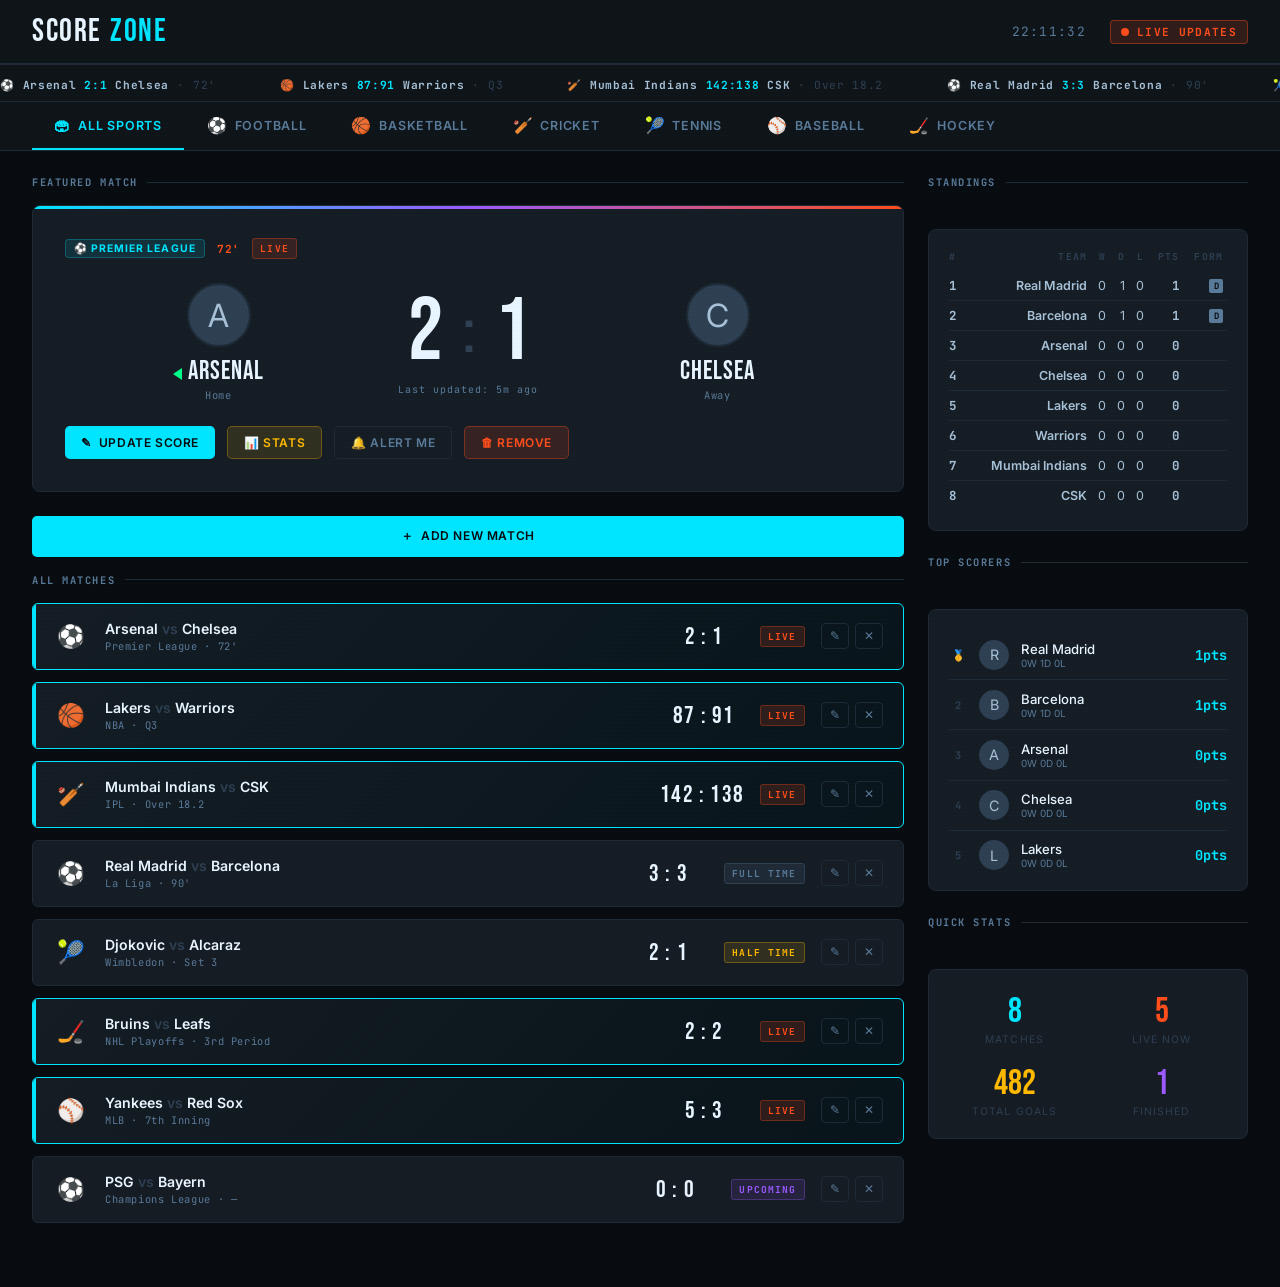
<file: index.html>
<!DOCTYPE html>
<html lang="en">
<head>
<meta charset="UTF-8">
<meta name="viewport" content="width=device-width, initial-scale=1.0">
<title>ScoreZone — Live Score Updates</title>
<link href="https://fonts.googleapis.com/css2?family=Bebas+Neue&family=Inter:wght@400;500;600;700&family=JetBrains+Mono:wght@500;700&display=swap" rel="stylesheet">
<style>
  /* ── TOKEN SYSTEM ────────────────────────────────────── */
  :root {
    --void:    #080C10;
    --panel:   #0F1419;
    --card:    #151C24;
    --edge:    #1E2A36;
    --muted:   #2E3F52;
    --dim:     #5A7A99;
    --body:    #A8C0D6;
    --bright:  #E8F4FF;
    --neon:    #00E5FF;
    --fire:    #FF4D1C;
    --gold:    #FFB800;
    --green:   #00FF88;
    --red:     #FF3366;
    --purple:  #9B59FF;
    --font-display: 'Bebas Neue', sans-serif;
    --font-body:    'Inter', sans-serif;
    --font-data:    'JetBrains Mono', monospace;
  }

  *, *::before, *::after { box-sizing: border-box; margin: 0; padding: 0; }

  body {
    background: var(--void);
    color: var(--body);
    font-family: var(--font-body);
    min-height: 100vh;
    overflow-x: hidden;
  }

  /* ── SCANLINE ATMOSPHERE ────────────────────────────── */
  body::before {
    content: '';
    position: fixed; inset: 0;
    background: repeating-linear-gradient(
      to bottom,
      transparent 0px, transparent 3px,
      rgba(0,229,255,0.015) 3px, rgba(0,229,255,0.015) 4px
    );
    pointer-events: none;
    z-index: 9999;
  }

  /* ── HEADER ─────────────────────────────────────────── */
  header {
    background: var(--panel);
    border-bottom: 1px solid var(--edge);
    padding: 0 2rem;
    display: flex;
    align-items: center;
    justify-content: space-between;
    height: 64px;
    position: sticky; top: 0; z-index: 100;
    backdrop-filter: blur(12px);
  }

  .logo {
    font-family: var(--font-display);
    font-size: 2rem;
    letter-spacing: 0.05em;
    color: var(--bright);
    display: flex; align-items: center; gap: 0.5rem;
  }
  .logo span { color: var(--neon); }

  .live-badge {
    display: flex; align-items: center; gap: 0.5rem;
    background: rgba(255,77,28,0.15);
    border: 1px solid rgba(255,77,28,0.4);
    border-radius: 4px;
    padding: 4px 10px;
    font-family: var(--font-data);
    font-size: 0.7rem;
    font-weight: 700;
    color: var(--fire);
    letter-spacing: 0.12em;
    text-transform: uppercase;
  }
  .live-dot {
    width: 8px; height: 8px;
    border-radius: 50%;
    background: var(--fire);
    animation: pulse 1.4s ease-in-out infinite;
  }
  @keyframes pulse {
    0%, 100% { opacity: 1; transform: scale(1); }
    50%       { opacity: 0.4; transform: scale(0.75); }
  }

  .header-right { display: flex; align-items: center; gap: 1.5rem; }

  #clock {
    font-family: var(--font-data);
    font-size: 0.8rem;
    color: var(--dim);
    letter-spacing: 0.1em;
  }

  /* ── SPORT TABS ─────────────────────────────────────── */
  .tabs-bar {
    background: var(--panel);
    border-bottom: 1px solid var(--edge);
    padding: 0 2rem;
    display: flex; gap: 0; overflow-x: auto;
    scrollbar-width: none;
  }
  .tabs-bar::-webkit-scrollbar { display: none; }

  .tab-btn {
    background: none; border: none;
    padding: 0 1.4rem;
    height: 48px;
    font-family: var(--font-body);
    font-size: 0.78rem;
    font-weight: 600;
    letter-spacing: 0.06em;
    text-transform: uppercase;
    color: var(--dim);
    cursor: pointer;
    border-bottom: 2px solid transparent;
    transition: color 0.2s, border-color 0.2s;
    white-space: nowrap;
    display: flex; align-items: center; gap: 0.45rem;
  }
  .tab-btn:hover { color: var(--body); }
  .tab-btn.active { color: var(--neon); border-bottom-color: var(--neon); }
  .tab-btn .tab-icon { font-size: 1rem; }

  /* ── LAYOUT ─────────────────────────────────────────── */
  .main-layout {
    display: grid;
    grid-template-columns: 1fr 320px;
    gap: 1.5rem;
    max-width: 1280px;
    margin: 0 auto;
    padding: 1.5rem 2rem 4rem;
  }

  @media (max-width: 900px) {
    .main-layout { grid-template-columns: 1fr; }
    .sidebar { display: none; }
  }

  /* ── SECTION LABELS ─────────────────────────────────── */
  .section-label {
    font-family: var(--font-data);
    font-size: 0.65rem;
    font-weight: 700;
    letter-spacing: 0.15em;
    text-transform: uppercase;
    color: var(--dim);
    margin-bottom: 1rem;
    display: flex; align-items: center; gap: 0.6rem;
  }
  .section-label::after {
    content: '';
    flex: 1;
    height: 1px;
    background: var(--edge);
  }

  /* ── FEATURED MATCH (hero card) ─────────────────────── */
  .featured-card {
    background: var(--card);
    border: 1px solid var(--edge);
    border-radius: 8px;
    padding: 2rem;
    margin-bottom: 1.5rem;
    position: relative;
    overflow: hidden;
  }
  .featured-card::before {
    content: '';
    position: absolute;
    top: 0; left: 0; right: 0;
    height: 3px;
    background: linear-gradient(90deg, var(--neon), var(--purple), var(--fire));
  }

  .featured-meta {
    display: flex; align-items: center; gap: 0.75rem;
    margin-bottom: 1.5rem;
  }
  .league-badge {
    background: rgba(0,229,255,0.1);
    border: 1px solid rgba(0,229,255,0.25);
    border-radius: 4px;
    padding: 2px 8px;
    font-size: 0.65rem;
    font-weight: 700;
    letter-spacing: 0.1em;
    color: var(--neon);
    text-transform: uppercase;
  }
  .match-period {
    font-family: var(--font-data);
    font-size: 0.7rem;
    color: var(--fire);
    font-weight: 700;
    letter-spacing: 0.08em;
  }

  .scoreboard {
    display: flex;
    align-items: center;
    justify-content: space-between;
    gap: 1rem;
  }

  .team-block {
    flex: 1;
    text-align: center;
  }
  .team-logo {
    width: 64px; height: 64px;
    border-radius: 50%;
    display: flex; align-items: center; justify-content: center;
    font-size: 2rem;
    margin: 0 auto 0.75rem;
    background: var(--muted);
    border: 2px solid var(--edge);
  }
  .team-name {
    font-family: var(--font-display);
    font-size: 1.6rem;
    letter-spacing: 0.04em;
    color: var(--bright);
    line-height: 1;
    margin-bottom: 0.2rem;
  }
  .team-record {
    font-family: var(--font-data);
    font-size: 0.65rem;
    color: var(--dim);
    letter-spacing: 0.08em;
  }

  .score-center {
    text-align: center;
    min-width: 160px;
  }
  .big-score {
    font-family: var(--font-display);
    font-size: 5.5rem;
    letter-spacing: -0.02em;
    color: var(--bright);
    line-height: 1;
    display: flex; align-items: center; justify-content: center; gap: 0.25em;
  }
  .score-divider { color: var(--muted); font-size: 4rem; }
  .score-updated {
    font-family: var(--font-data);
    font-size: 0.62rem;
    color: var(--dim);
    letter-spacing: 0.1em;
    margin-top: 0.4rem;
  }

  .winner-indicator {
    display: inline-block;
    width: 0; height: 0;
    border-top: 6px solid transparent;
    border-bottom: 6px solid transparent;
    border-right: 9px solid var(--green);
    margin-right: 6px;
    position: relative;
    top: 1px;
  }

  /* ── MATCH CONTROLS ─────────────────────────────────── */
  .match-controls {
    display: flex; gap: 0.75rem; margin-top: 1.5rem;
    flex-wrap: wrap;
  }

  .btn {
    display: flex; align-items: center; gap: 0.4rem;
    padding: 8px 16px;
    border-radius: 5px;
    font-family: var(--font-body);
    font-size: 0.75rem;
    font-weight: 600;
    letter-spacing: 0.05em;
    cursor: pointer;
    border: none;
    transition: all 0.15s;
    text-transform: uppercase;
  }
  .btn-primary {
    background: var(--neon);
    color: var(--void);
  }
  .btn-primary:hover { background: #33ecff; transform: translateY(-1px); }

  .btn-danger {
    background: rgba(255,77,28,0.15);
    color: var(--fire);
    border: 1px solid rgba(255,77,28,0.35);
  }
  .btn-danger:hover { background: rgba(255,77,28,0.25); }

  .btn-ghost {
    background: transparent;
    color: var(--dim);
    border: 1px solid var(--edge);
  }
  .btn-ghost:hover { color: var(--body); border-color: var(--muted); }

  .btn-gold {
    background: rgba(255,184,0,0.12);
    color: var(--gold);
    border: 1px solid rgba(255,184,0,0.3);
  }
  .btn-gold:hover { background: rgba(255,184,0,0.22); }

  /* ── ADD MATCH FORM ─────────────────────────────────── */
  .add-match-panel {
    background: var(--card);
    border: 1px solid var(--edge);
    border-radius: 8px;
    padding: 1.5rem;
    margin-bottom: 1.5rem;
    display: none;
  }
  .add-match-panel.open { display: block; }

  .form-grid {
    display: grid;
    grid-template-columns: 1fr auto 1fr;
    gap: 1rem;
    align-items: end;
    margin-top: 1rem;
  }
  .form-vs {
    font-family: var(--font-display);
    font-size: 1.5rem;
    color: var(--muted);
    text-align: center;
    padding-bottom: 0.3rem;
  }

  .form-group { display: flex; flex-direction: column; gap: 0.4rem; }
  .form-group label {
    font-size: 0.65rem;
    font-weight: 700;
    letter-spacing: 0.1em;
    text-transform: uppercase;
    color: var(--dim);
  }
  .form-group input, .form-group select {
    background: var(--panel);
    border: 1px solid var(--edge);
    border-radius: 5px;
    color: var(--bright);
    padding: 8px 12px;
    font-family: var(--font-body);
    font-size: 0.85rem;
    outline: none;
    transition: border-color 0.15s;
    width: 100%;
  }
  .form-group input:focus, .form-group select:focus {
    border-color: var(--neon);
  }
  .form-group select option { background: var(--panel); }

  .form-row {
    display: grid;
    grid-template-columns: 1fr 1fr 1fr;
    gap: 1rem;
    margin-top: 1rem;
  }
  .form-actions { display: flex; gap: 0.75rem; margin-top: 1.25rem; }

  /* ── MATCHES LIST ───────────────────────────────────── */
  .matches-list { display: flex; flex-direction: column; gap: 0.75rem; }

  .match-row {
    background: var(--card);
    border: 1px solid var(--edge);
    border-radius: 6px;
    padding: 1rem 1.25rem;
    display: flex; align-items: center; gap: 1rem;
    transition: border-color 0.2s, transform 0.15s;
    cursor: pointer;
    position: relative;
    overflow: hidden;
  }
  .match-row:hover { border-color: var(--muted); transform: translateX(2px); }
  .match-row.active-match {
    border-color: var(--neon);
    background: linear-gradient(135deg, var(--card), rgba(0,229,255,0.04));
  }
  .match-row.active-match::before {
    content: '';
    position: absolute;
    left: 0; top: 0; bottom: 0;
    width: 3px;
    background: var(--neon);
  }

  .match-sport-icon {
    font-size: 1.4rem;
    width: 36px; text-align: center;
    flex-shrink: 0;
  }
  .match-info { flex: 1; min-width: 0; }
  .match-teams {
    font-weight: 600;
    font-size: 0.88rem;
    color: var(--bright);
    white-space: nowrap;
    overflow: hidden;
    text-overflow: ellipsis;
  }
  .match-sub {
    font-size: 0.65rem;
    color: var(--dim);
    margin-top: 2px;
    font-family: var(--font-data);
    letter-spacing: 0.06em;
  }

  .match-score-pill {
    font-family: var(--font-display);
    font-size: 1.5rem;
    letter-spacing: 0.05em;
    color: var(--bright);
    min-width: 80px;
    text-align: center;
  }

  .status-chip {
    font-family: var(--font-data);
    font-size: 0.6rem;
    font-weight: 700;
    letter-spacing: 0.12em;
    padding: 3px 7px;
    border-radius: 3px;
    text-transform: uppercase;
    flex-shrink: 0;
  }
  .chip-live    { background: rgba(255,77,28,0.15); color: var(--fire); border: 1px solid rgba(255,77,28,0.3); }
  .chip-final   { background: rgba(90,122,153,0.15); color: var(--dim); border: 1px solid var(--muted); }
  .chip-soon    { background: rgba(155,89,255,0.12); color: var(--purple); border: 1px solid rgba(155,89,255,0.3); }
  .chip-ht      { background: rgba(255,184,0,0.12); color: var(--gold); border: 1px solid rgba(255,184,0,0.3); }

  .match-actions { display: flex; gap: 0.4rem; flex-shrink: 0; }
  .icon-btn {
    background: none; border: 1px solid var(--edge);
    border-radius: 4px; padding: 5px 8px;
    color: var(--dim); cursor: pointer;
    font-size: 0.75rem; transition: all 0.15s;
  }
  .icon-btn:hover { color: var(--bright); border-color: var(--muted); }
  .icon-btn.del:hover { color: var(--red); border-color: var(--red); }

  /* ── SCORE UPDATE MODAL ─────────────────────────────── */
  .modal-overlay {
    position: fixed; inset: 0;
    background: rgba(8,12,16,0.85);
    backdrop-filter: blur(8px);
    z-index: 200;
    display: none; align-items: center; justify-content: center;
    padding: 1rem;
  }
  .modal-overlay.open { display: flex; }

  .modal {
    background: var(--card);
    border: 1px solid var(--edge);
    border-radius: 10px;
    width: 100%;
    max-width: 480px;
    padding: 2rem;
    animation: slideUp 0.25s ease;
    position: relative;
  }
  @keyframes slideUp {
    from { opacity: 0; transform: translateY(20px); }
    to   { opacity: 1; transform: translateY(0); }
  }
  .modal::before {
    content: '';
    position: absolute; top: 0; left: 0; right: 0;
    height: 2px;
    background: linear-gradient(90deg, var(--neon), var(--purple));
    border-radius: 10px 10px 0 0;
  }

  .modal-header {
    display: flex; align-items: center; justify-content: space-between;
    margin-bottom: 1.5rem;
  }
  .modal-title {
    font-family: var(--font-display);
    font-size: 1.6rem;
    color: var(--bright);
    letter-spacing: 0.05em;
  }
  .modal-close {
    background: none; border: 1px solid var(--edge);
    border-radius: 4px; width: 32px; height: 32px;
    color: var(--dim); cursor: pointer; font-size: 1rem;
    display: flex; align-items: center; justify-content: center;
    transition: all 0.15s;
  }
  .modal-close:hover { color: var(--bright); border-color: var(--muted); }

  .score-editor {
    display: flex; align-items: center; justify-content: center;
    gap: 1.5rem; margin: 1.5rem 0;
  }
  .score-team-col { text-align: center; }
  .score-team-name {
    font-size: 0.7rem; font-weight: 700;
    letter-spacing: 0.1em; text-transform: uppercase;
    color: var(--dim); margin-bottom: 0.75rem;
  }
  .score-stepper {
    display: flex; flex-direction: column; align-items: center; gap: 0.4rem;
  }
  .stepper-btn {
    background: var(--panel); border: 1px solid var(--edge);
    border-radius: 4px; width: 36px; height: 28px;
    color: var(--body); cursor: pointer; font-size: 1rem;
    display: flex; align-items: center; justify-content: center;
    transition: all 0.15s;
  }
  .stepper-btn:hover { background: var(--muted); color: var(--bright); }
  .stepper-btn.up:hover { border-color: var(--green); color: var(--green); }
  .stepper-btn.down:hover { border-color: var(--red); color: var(--red); }

  .score-input {
    background: var(--panel); border: 1px solid var(--edge);
    border-radius: 6px; color: var(--bright);
    font-family: var(--font-display);
    font-size: 3.5rem;
    width: 90px; height: 80px;
    text-align: center; outline: none;
    transition: border-color 0.15s;
  }
  .score-input:focus { border-color: var(--neon); }

  .score-dash {
    font-family: var(--font-display);
    font-size: 2.5rem;
    color: var(--muted);
  }

  .status-select-row {
    display: flex; gap: 0.5rem; margin-bottom: 1.5rem; flex-wrap: wrap;
  }
  .status-opt {
    flex: 1; min-width: 70px;
    padding: 7px 8px;
    border-radius: 4px;
    border: 1px solid var(--edge);
    background: none;
    cursor: pointer;
    font-family: var(--font-data);
    font-size: 0.65rem;
    font-weight: 700;
    letter-spacing: 0.1em;
    text-transform: uppercase;
    color: var(--dim);
    text-align: center;
    transition: all 0.15s;
  }
  .status-opt.sel-live   { background: rgba(255,77,28,0.15); color: var(--fire); border-color: var(--fire); }
  .status-opt.sel-ht     { background: rgba(255,184,0,0.12); color: var(--gold); border-color: var(--gold); }
  .status-opt.sel-final  { background: rgba(90,122,153,0.15); color: var(--dim); border-color: var(--muted); }
  .status-opt.sel-soon   { background: rgba(155,89,255,0.12); color: var(--purple); border-color: var(--purple); }

  /* ── SIDEBAR ────────────────────────────────────────── */
  .sidebar { display: flex; flex-direction: column; gap: 1.5rem; }

  .sidebar-card {
    background: var(--card);
    border: 1px solid var(--edge);
    border-radius: 8px;
    padding: 1.25rem;
  }

  .top-scorer-row {
    display: flex; align-items: center; gap: 0.75rem;
    padding: 0.6rem 0;
    border-bottom: 1px solid var(--edge);
  }
  .top-scorer-row:last-child { border-bottom: none; padding-bottom: 0; }
  .scorer-rank {
    font-family: var(--font-data);
    font-size: 0.65rem;
    font-weight: 700;
    color: var(--muted);
    width: 18px;
    text-align: center;
    flex-shrink: 0;
  }
  .scorer-rank.gold-rank { color: var(--gold); }
  .scorer-avatar {
    width: 30px; height: 30px; border-radius: 50%;
    background: var(--muted);
    display: flex; align-items: center; justify-content: center;
    font-size: 0.9rem; flex-shrink: 0;
  }
  .scorer-name { flex: 1; font-size: 0.82rem; color: var(--bright); font-weight: 500; }
  .scorer-club { font-size: 0.62rem; color: var(--dim); }
  .scorer-goals {
    font-family: var(--font-data);
    font-size: 0.85rem;
    font-weight: 700;
    color: var(--neon);
  }

  /* ── STANDINGS ──────────────────────────────────────── */
  .standings-table { width: 100%; border-collapse: collapse; }
  .standings-table th {
    font-family: var(--font-data);
    font-size: 0.6rem;
    font-weight: 700;
    letter-spacing: 0.12em;
    text-transform: uppercase;
    color: var(--muted);
    text-align: right;
    padding: 0 4px 0.5rem;
  }
  .standings-table th:first-child { text-align: left; padding-left: 0; }
  .standings-table td {
    font-size: 0.78rem;
    color: var(--body);
    text-align: right;
    padding: 6px 4px;
    border-bottom: 1px solid var(--edge);
  }
  .standings-table td:first-child { text-align: left; padding-left: 0; }
  .standings-table tr:last-child td { border-bottom: none; }
  .st-pos {
    font-family: var(--font-data);
    font-size: 0.65rem;
    font-weight: 700;
    color: var(--muted);
    width: 16px;
  }
  .st-team-name { color: var(--bright); font-weight: 600; }
  .st-pts {
    font-family: var(--font-data);
    font-weight: 700;
    color: var(--neon);
  }
  .st-form { display: flex; gap: 2px; justify-content: flex-end; }
  .form-w { background: var(--green); color: var(--void); }
  .form-d { background: var(--dim); color: var(--void); }
  .form-l { background: var(--red); color: white; }
  .form-w, .form-d, .form-l {
    width: 14px; height: 14px;
    border-radius: 2px;
    font-size: 0.55rem;
    font-weight: 700;
    display: flex; align-items: center; justify-content: center;
    font-family: var(--font-data);
  }

  /* ── TOAST ──────────────────────────────────────────── */
  #toast-container {
    position: fixed; bottom: 2rem; right: 2rem;
    z-index: 999; display: flex; flex-direction: column; gap: 0.6rem;
  }
  .toast {
    background: var(--card);
    border: 1px solid var(--edge);
    border-left: 3px solid var(--neon);
    border-radius: 6px;
    padding: 0.75rem 1rem;
    min-width: 240px;
    max-width: 320px;
    font-size: 0.8rem;
    color: var(--bright);
    animation: toastIn 0.25s ease, toastOut 0.3s ease 2.7s forwards;
    box-shadow: 0 8px 32px rgba(0,0,0,0.4);
  }
  .toast.error-toast { border-left-color: var(--red); }
  @keyframes toastIn  { from { opacity: 0; transform: translateX(20px); } }
  @keyframes toastOut { to   { opacity: 0; transform: translateX(20px); } }

  /* ── EMPTY STATE ────────────────────────────────────── */
  .empty-state {
    text-align: center;
    padding: 3rem 1rem;
    color: var(--dim);
  }
  .empty-state .empty-icon { font-size: 3rem; margin-bottom: 1rem; opacity: 0.4; }
  .empty-state p { font-size: 0.85rem; line-height: 1.6; }

  /* ── FLICKER ANIMATION ──────────────────────────────── */
  .score-flash { animation: scoreFlash 0.6s ease; }
  @keyframes scoreFlash {
    0%  { color: var(--bright); }
    30% { color: var(--green); text-shadow: 0 0 20px var(--green); }
    100%{ color: var(--bright); text-shadow: none; }
  }

  /* ── TICKER ─────────────────────────────────────────── */
  .ticker-bar {
    background: var(--panel);
    border-top: 1px solid var(--edge);
    border-bottom: 1px solid var(--edge);
    padding: 0.5rem 0;
    overflow: hidden;
    white-space: nowrap;
  }
  .ticker-inner {
    display: inline-flex; gap: 4rem;
    animation: ticker 40s linear infinite;
  }
  .ticker-item {
    font-family: var(--font-data);
    font-size: 0.7rem;
    letter-spacing: 0.06em;
    color: var(--body);
    display: flex; align-items: center; gap: 0.5rem;
    flex-shrink: 0;
  }
  .ticker-item .ticker-score { color: var(--neon); font-weight: 700; }
  .ticker-item .ticker-dot   { color: var(--muted); }
  @keyframes ticker { from { transform: translateX(0); } to { transform: translateX(-50%); } }
</style>
</head>
<body>

<!-- ── HEADER ── -->
<header>
  <div class="logo">Score<span>Zone</span></div>
  <div class="header-right">
    <div id="clock">--:--:--</div>
    <div class="live-badge"><div class="live-dot"></div> Live Updates</div>
  </div>
</header>

<!-- ── TICKER ── -->
<div class="ticker-bar" id="ticker-bar">
  <div class="ticker-inner" id="ticker-inner"><!-- filled by JS --></div>
</div>

<!-- ── SPORT TABS ── -->
<div class="tabs-bar">
  <button class="tab-btn active" onclick="filterSport('all',this)"><span class="tab-icon">🏟</span> All Sports</button>
  <button class="tab-btn" onclick="filterSport('soccer',this)"><span class="tab-icon">⚽</span> Football</button>
  <button class="tab-btn" onclick="filterSport('basketball',this)"><span class="tab-icon">🏀</span> Basketball</button>
  <button class="tab-btn" onclick="filterSport('cricket',this)"><span class="tab-icon">🏏</span> Cricket</button>
  <button class="tab-btn" onclick="filterSport('tennis',this)"><span class="tab-icon">🎾</span> Tennis</button>
  <button class="tab-btn" onclick="filterSport('baseball',this)"><span class="tab-icon">⚾</span> Baseball</button>
  <button class="tab-btn" onclick="filterSport('hockey',this)"><span class="tab-icon">🏒</span> Hockey</button>
</div>

<!-- ── MAIN ── -->
<div class="main-layout">
  <div class="feed-col">
    <!-- Featured Hero -->
    <div class="section-label">Featured Match</div>
    <div class="featured-card" id="featured-card">
      <div id="featured-inner">
        <div class="empty-state"><div class="empty-icon">🏟</div><p>Add a match below to feature it here.</p></div>
      </div>
    </div>

    <!-- Add Match Toggle -->
    <button class="btn btn-primary" onclick="toggleAddPanel()" style="margin-bottom:1rem; width:100%; justify-content:center; padding:12px;">
      ＋ &nbsp;Add New Match
    </button>

    <!-- Add Match Form -->
    <div class="add-match-panel" id="add-panel">
      <div class="section-label">New Match</div>
      <div class="form-row">
        <div class="form-group">
          <label>Sport</label>
          <select id="f-sport">
            <option value="soccer">⚽ Football</option>
            <option value="basketball">🏀 Basketball</option>
            <option value="cricket">🏏 Cricket</option>
            <option value="tennis">🎾 Tennis</option>
            <option value="baseball">⚾ Baseball</option>
            <option value="hockey">🏒 Hockey</option>
          </select>
        </div>
        <div class="form-group">
          <label>League / Tournament</label>
          <input type="text" id="f-league" placeholder="e.g. Premier League">
        </div>
        <div class="form-group">
          <label>Period / Minute</label>
          <input type="text" id="f-period" placeholder="e.g. 67'">
        </div>
      </div>
      <div class="form-grid">
        <div class="form-group">
          <label>Home Team</label>
          <input type="text" id="f-team1" placeholder="Team name">
        </div>
        <div class="form-vs">VS</div>
        <div class="form-group">
          <label>Away Team</label>
          <input type="text" id="f-team2" placeholder="Team name">
        </div>
      </div>
      <div class="form-row">
        <div class="form-group">
          <label>Home Score</label>
          <input type="number" id="f-score1" value="0" min="0">
        </div>
        <div class="form-group">
          <label>Away Score</label>
          <input type="number" id="f-score2" value="0" min="0">
        </div>
        <div class="form-group">
          <label>Status</label>
          <select id="f-status">
            <option value="live">🔴 Live</option>
            <option value="ht">🟡 Half Time</option>
            <option value="final">⚫ Full Time</option>
            <option value="soon">🟣 Upcoming</option>
          </select>
        </div>
      </div>
      <div class="form-actions">
        <button class="btn btn-primary" onclick="addMatch()">Add Match</button>
        <button class="btn btn-ghost" onclick="toggleAddPanel()">Cancel</button>
      </div>
    </div>

    <!-- Match List -->
    <div class="section-label" id="list-label">All Matches</div>
    <div class="matches-list" id="matches-list">
      <div class="empty-state"><div class="empty-icon">📋</div><p>No matches yet. Add one above to get started.</p></div>
    </div>
  </div>

  <!-- Sidebar -->
  <aside class="sidebar">
    <div class="section-label">Standings</div>
    <div class="sidebar-card">
      <table class="standings-table" id="standings-table">
        <thead>
          <tr>
            <th style="width:18px">#</th>
            <th>Team</th>
            <th>W</th><th>D</th><th>L</th>
            <th>Pts</th>
            <th>Form</th>
          </tr>
        </thead>
        <tbody id="standings-body">
          <tr><td colspan="7" style="text-align:center;color:var(--muted);font-size:0.75rem;padding:1rem 0">Add matches to build standings</td></tr>
        </tbody>
      </table>
    </div>

    <div class="section-label">Top Scorers</div>
    <div class="sidebar-card" id="top-scorers-card">
      <div style="color:var(--muted);font-size:0.75rem;text-align:center;padding:0.5rem 0">Update scores to track scorers</div>
    </div>

    <div class="section-label">Quick Stats</div>
    <div class="sidebar-card" id="stats-card">
      <div style="display:grid;grid-template-columns:1fr 1fr;gap:1rem;" id="stats-grid">
        <div style="text-align:center">
          <div style="font-family:var(--font-display);font-size:2.2rem;color:var(--neon)" id="stat-total">0</div>
          <div style="font-size:0.65rem;color:var(--muted);letter-spacing:0.1em;text-transform:uppercase">Matches</div>
        </div>
        <div style="text-align:center">
          <div style="font-family:var(--font-display);font-size:2.2rem;color:var(--fire)" id="stat-live">0</div>
          <div style="font-size:0.65rem;color:var(--muted);letter-spacing:0.1em;text-transform:uppercase">Live Now</div>
        </div>
        <div style="text-align:center">
          <div style="font-family:var(--font-display);font-size:2.2rem;color:var(--gold)" id="stat-goals">0</div>
          <div style="font-size:0.65rem;color:var(--muted);letter-spacing:0.1em;text-transform:uppercase">Total Goals</div>
        </div>
        <div style="text-align:center">
          <div style="font-family:var(--font-display);font-size:2.2rem;color:var(--purple)" id="stat-final">0</div>
          <div style="font-size:0.65rem;color:var(--muted);letter-spacing:0.1em;text-transform:uppercase">Finished</div>
        </div>
      </div>
    </div>
  </aside>
</div>

<!-- ── SCORE UPDATE MODAL ── -->
<div class="modal-overlay" id="modal-overlay" onclick="closeModal(event)">
  <div class="modal">
    <div class="modal-header">
      <div class="modal-title" id="modal-title">Update Score</div>
      <button class="modal-close" onclick="closeModalDirect()">✕</button>
    </div>
    <div id="modal-match-info" style="font-size:0.75rem;color:var(--dim);margin-bottom:1rem;font-family:var(--font-data);letter-spacing:0.06em"></div>

    <div class="status-select-row" id="status-opts">
      <button class="status-opt" data-s="live"  onclick="selectStatus('live',this)">🔴 Live</button>
      <button class="status-opt" data-s="ht"    onclick="selectStatus('ht',this)">🟡 HT</button>
      <button class="status-opt" data-s="final" onclick="selectStatus('final',this)">⚫ FT</button>
      <button class="status-opt" data-s="soon"  onclick="selectStatus('soon',this)">🟣 Soon</button>
    </div>

    <div class="form-group" style="margin-bottom:1rem">
      <label>Period / Minute</label>
      <input type="text" id="modal-period" placeholder="e.g. 73' or Q3 or 2nd Innings">
    </div>

    <div class="score-editor">
      <div class="score-team-col">
        <div class="score-team-name" id="modal-t1-name">Home</div>
        <div class="score-stepper">
          <button class="stepper-btn up" onclick="adjustScore(1,1)">▲</button>
          <input class="score-input" type="number" id="modal-s1" min="0" value="0">
          <button class="stepper-btn down" onclick="adjustScore(1,-1)">▼</button>
        </div>
      </div>
      <div class="score-dash">:</div>
      <div class="score-team-col">
        <div class="score-team-name" id="modal-t2-name">Away</div>
        <div class="score-stepper">
          <button class="stepper-btn up" onclick="adjustScore(2,1)">▲</button>
          <input class="score-input" type="number" id="modal-s2" min="0" value="0">
          <button class="stepper-btn down" onclick="adjustScore(2,-1)">▼</button>
        </div>
      </div>
    </div>

    <div style="display:flex;gap:0.75rem;margin-top:0.5rem">
      <button class="btn btn-primary" style="flex:1;justify-content:center" onclick="saveScore()">Save Score</button>
      <button class="btn btn-ghost" onclick="closeModalDirect()">Cancel</button>
    </div>
  </div>
</div>

<!-- ── TOAST ── -->
<div id="toast-container"></div>

<script>
/* ─── DATA ─────────────────────────────────────────────── */
let matches = [];
let editingId = null;
let editingStatus = 'live';
let currentFilter = 'all';
let idCounter = 1;

const SPORT_ICONS = {
  soccer:'⚽', basketball:'🏀', cricket:'🏏',
  tennis:'🎾', baseball:'⚾', hockey:'🏒'
};

/* ─── CLOCK ────────────────────────────────────────────── */
function updateClock(){
  document.getElementById('clock').textContent =
    new Date().toLocaleTimeString('en-GB',{hour:'2-digit',minute:'2-digit',second:'2-digit'});
}
setInterval(updateClock, 1000); updateClock();

/* ─── ADD MATCH ─────────────────────────────────────────── */
function toggleAddPanel(){
  const p = document.getElementById('add-panel');
  p.classList.toggle('open');
}

function addMatch(){
  const t1 = document.getElementById('f-team1').value.trim();
  const t2 = document.getElementById('f-team2').value.trim();
  if(!t1||!t2){ showToast('Enter both team names.','error'); return; }
  const m = {
    id: idCounter++,
    sport:  document.getElementById('f-sport').value,
    league: document.getElementById('f-league').value.trim()||'Unknown League',
    period: document.getElementById('f-period').value.trim()||'—',
    team1: t1, team2: t2,
    score1: parseInt(document.getElementById('f-score1').value)||0,
    score2: parseInt(document.getElementById('f-score2').value)||0,
    status: document.getElementById('f-status').value,
    addedAt: Date.now()
  };
  matches.unshift(m);
  document.getElementById('add-panel').classList.remove('open');
  clearAddForm();
  render();
  showToast(`Match added: ${t1} vs ${t2}`);
}

function clearAddForm(){
  ['f-team1','f-team2','f-league','f-period'].forEach(id=>{
    document.getElementById(id).value='';
  });
  document.getElementById('f-score1').value=0;
  document.getElementById('f-score2').value=0;
}

/* ─── FILTER ─────────────────────────────────────────────── */
function filterSport(sport, btn){
  currentFilter = sport;
  document.querySelectorAll('.tab-btn').forEach(b=>b.classList.remove('active'));
  btn.classList.add('active');
  render();
}

function filtered(){
  if(currentFilter==='all') return matches;
  return matches.filter(m=>m.sport===currentFilter);
}

/* ─── RENDER ─────────────────────────────────────────────── */
function render(){
  renderFeatured();
  renderList();
  renderSidebar();
  renderTicker();
}

function statusChip(s){
  const map={live:'chip-live',final:'chip-final',soon:'chip-soon',ht:'chip-ht'};
  const label={live:'Live',final:'Full Time',soon:'Upcoming',ht:'Half Time'};
  return `<span class="status-chip ${map[s]||'chip-final'}">${label[s]||s}</span>`;
}

function renderFeatured(){
  const fi = document.getElementById('featured-inner');
  const list = filtered();
  if(!list.length){
    fi.innerHTML='<div class="empty-state"><div class="empty-icon">🏟</div><p>Add a match below to feature it here.</p></div>';
    return;
  }
  const m = list.find(x=>x.status==='live') || list[0];
  const w1 = m.score1>m.score2, w2=m.score2>m.score1;
  fi.innerHTML=`
    <div class="featured-meta">
      <span class="league-badge">${SPORT_ICONS[m.sport]} ${m.league}</span>
      <span class="match-period">${m.period}</span>
      ${statusChip(m.status)}
    </div>
    <div class="scoreboard">
      <div class="team-block">
        <div class="team-logo">${m.team1.charAt(0)}</div>
        <div class="team-name">${w1?'<span class="winner-indicator"></span>':''}${m.team1}</div>
        <div class="team-record">Home</div>
      </div>
      <div class="score-center">
        <div class="big-score" id="feat-score">
          <span id="fs1">${m.score1}</span>
          <span class="score-divider">:</span>
          <span id="fs2">${m.score2}</span>
        </div>
        <div class="score-updated">Last updated: ${timeAgo(m.addedAt)}</div>
      </div>
      <div class="team-block">
        <div class="team-logo">${m.team2.charAt(0)}</div>
        <div class="team-name">${w2?'<span class="winner-indicator" style="border-right-color:var(--green)"></span>':''}${m.team2}</div>
        <div class="team-record">Away</div>
      </div>
    </div>
    <div class="match-controls">
      <button class="btn btn-primary" onclick="openModal(${m.id})">✎ &nbsp;Update Score</button>
      <button class="btn btn-gold">📊 Stats</button>
      <button class="btn btn-ghost">🔔 Alert Me</button>
      <button class="btn btn-danger" onclick="deleteMatch(${m.id})">🗑 Remove</button>
    </div>`;
}

function renderList(){
  const el = document.getElementById('matches-list');
  const list = filtered();
  if(!list.length){
    el.innerHTML='<div class="empty-state"><div class="empty-icon">📋</div><p>No matches found. Add one above.</p></div>';
    return;
  }
  el.innerHTML = list.map(m=>`
    <div class="match-row ${m.status==='live'?'active-match':''}" onclick="openModal(${m.id})">
      <div class="match-sport-icon">${SPORT_ICONS[m.sport]||'🏟'}</div>
      <div class="match-info">
        <div class="match-teams">${m.team1} <span style="color:var(--muted)">vs</span> ${m.team2}</div>
        <div class="match-sub">${m.league} · ${m.period}</div>
      </div>
      <div class="match-score-pill" id="ms-${m.id}">${m.score1} : ${m.score2}</div>
      ${statusChip(m.status)}
      <div class="match-actions" onclick="event.stopPropagation()">
        <button class="icon-btn" onclick="openModal(${m.id})">✎</button>
        <button class="icon-btn del" onclick="deleteMatch(${m.id})">✕</button>
      </div>
    </div>`).join('');
}

/* ─── STANDINGS ──────────────────────────────────────────── */
function renderSidebar(){
  const stats = {total:matches.length, live:0, goals:0, final:0};
  const table = {};

  matches.forEach(m=>{
    if(m.status==='live') stats.live++;
    if(m.status==='final') stats.final++;
    stats.goals += m.score1 + m.score2;

    [m.team1, m.team2].forEach(t=>{
      if(!table[t]) table[t]={w:0,d:0,l:0,pts:0,form:[]};
    });
    if(m.status==='final'){
      if(m.score1>m.score2){ table[m.team1].w++; table[m.team1].pts+=3; table[m.team1].form.push('W'); table[m.team2].l++; table[m.team2].form.push('L'); }
      else if(m.score2>m.score1){ table[m.team2].w++; table[m.team2].pts+=3; table[m.team2].form.push('W'); table[m.team1].l++; table[m.team1].form.push('L'); }
      else { table[m.team1].d++; table[m.team1].pts+=1; table[m.team1].form.push('D'); table[m.team2].d++; table[m.team2].pts+=1; table[m.team2].form.push('D'); }
    }
  });

  document.getElementById('stat-total').textContent=stats.total;
  document.getElementById('stat-live').textContent=stats.live;
  document.getElementById('stat-goals').textContent=stats.goals;
  document.getElementById('stat-final').textContent=stats.final;

  const sorted=Object.entries(table).sort((a,b)=>b[1].pts-a[1].pts);
  const sb=document.getElementById('standings-body');
  if(!sorted.length){
    sb.innerHTML='<tr><td colspan="7" style="text-align:center;color:var(--muted);font-size:0.75rem;padding:1rem 0">No finished matches yet</td></tr>';
  } else {
    sb.innerHTML=sorted.slice(0,8).map(([name,s],i)=>`
      <tr>
        <td class="st-pos">${i+1}</td>
        <td class="st-team-name">${name}</td>
        <td>${s.w}</td><td>${s.d}</td><td>${s.l}</td>
        <td class="st-pts">${s.pts}</td>
        <td><div class="st-form">${s.form.slice(-5).map(f=>`<div class="form-${f.toLowerCase()}">${f}</div>`).join('')}</div></td>
      </tr>`).join('');
  }

  // Top Scorers (based on winning goal difference as proxy)
  const sc=document.getElementById('top-scorers-card');
  if(!sorted.length){ sc.innerHTML='<div style="color:var(--muted);font-size:0.75rem;text-align:center;padding:0.5rem 0">Finish matches to see standings</div>'; return; }
  sc.innerHTML=sorted.slice(0,5).map(([name,s],i)=>`
    <div class="top-scorer-row">
      <div class="scorer-rank ${i===0?'gold-rank':''}">${i===0?'🥇':i+1}</div>
      <div class="scorer-avatar">${name.charAt(0)}</div>
      <div style="flex:1"><div class="scorer-name">${name}</div><div class="scorer-club">${s.w}W ${s.d}D ${s.l}L</div></div>
      <div class="scorer-goals">${s.pts}pts</div>
    </div>`).join('');
}

/* ─── TICKER ─────────────────────────────────────────────── */
function renderTicker(){
  if(!matches.length) return;
  const items = matches.map(m=>
    `<div class="ticker-item">
      ${SPORT_ICONS[m.sport]} <strong>${m.team1}</strong>
      <span class="ticker-score">${m.score1}:${m.score2}</span>
      <strong>${m.team2}</strong>
      <span class="ticker-dot">·</span>
      <span style="color:var(--muted)">${m.period}</span>
    </div>`).join('');
  // duplicate for seamless loop
  document.getElementById('ticker-inner').innerHTML = items+items;
}

/* ─── MODAL ──────────────────────────────────────────────── */
function openModal(id){
  editingId=id;
  const m=matches.find(x=>x.id===id);
  if(!m) return;
  document.getElementById('modal-title').textContent='Update Score';
  document.getElementById('modal-match-info').textContent=`${m.league} · ${SPORT_ICONS[m.sport]} ${m.sport.toUpperCase()}`;
  document.getElementById('modal-t1-name').textContent=m.team1;
  document.getElementById('modal-t2-name').textContent=m.team2;
  document.getElementById('modal-s1').value=m.score1;
  document.getElementById('modal-s2').value=m.score2;
  document.getElementById('modal-period').value=m.period==='—'?'':m.period;
  editingStatus=m.status;
  document.querySelectorAll('.status-opt').forEach(b=>{
    b.className='status-opt'+(b.dataset.s===m.status?` sel-${m.status}`:'');
  });
  document.getElementById('modal-overlay').classList.add('open');
}
function closeModal(e){ if(e.target===document.getElementById('modal-overlay')) closeModalDirect(); }
function closeModalDirect(){ document.getElementById('modal-overlay').classList.remove('open'); editingId=null; }

function selectStatus(s,btn){
  editingStatus=s;
  document.querySelectorAll('.status-opt').forEach(b=>{ b.className='status-opt'; });
  btn.className=`status-opt sel-${s}`;
}
function adjustScore(team,delta){
  const inp=document.getElementById(`modal-s${team}`);
  inp.value=Math.max(0,(parseInt(inp.value)||0)+delta);
}

function saveScore(){
  if(!editingId) return;
  const m=matches.find(x=>x.id===editingId);
  if(!m) return;
  const oldS1=m.score1, oldS2=m.score2;
  m.score1=Math.max(0,parseInt(document.getElementById('modal-s1').value)||0);
  m.score2=Math.max(0,parseInt(document.getElementById('modal-s2').value)||0);
  m.period=document.getElementById('modal-period').value.trim()||m.period;
  m.status=editingStatus;
  m.addedAt=Date.now();
  closeModalDirect();
  render();
  if(m.score1!==oldS1||m.score2!==oldS2){
    flashScore();
    showToast(`Score updated: ${m.team1} ${m.score1} – ${m.score2} ${m.team2}`);
  } else {
    showToast('Match status updated.');
  }
}

function flashScore(){
  const el=document.getElementById('feat-score');
  if(el){ el.classList.remove('score-flash'); void el.offsetWidth; el.classList.add('score-flash'); }
}

/* ─── DELETE ─────────────────────────────────────────────── */
function deleteMatch(id){
  matches=matches.filter(m=>m.id!==id);
  render();
  showToast('Match removed.','warn');
}

/* ─── TOAST ──────────────────────────────────────────────── */
function showToast(msg,type=''){
  const c=document.getElementById('toast-container');
  const t=document.createElement('div');
  t.className='toast'+(type==='error'?' error-toast':'');
  t.textContent=msg;
  c.appendChild(t);
  setTimeout(()=>t.remove(),3200);
}

function timeAgo(ts){
  const s=Math.floor((Date.now()-ts)/1000);
  if(s<60) return 'just now';
  if(s<3600) return `${Math.floor(s/60)}m ago`;
  return `${Math.floor(s/3600)}h ago`;
}

/* ─── SEED DATA ──────────────────────────────────────────── */
matches=[
  {id:idCounter++,sport:'soccer',league:'Premier League',period:"72'",team1:'Arsenal',team2:'Chelsea',score1:2,score2:1,status:'live',addedAt:Date.now()-300000},
  {id:idCounter++,sport:'basketball',league:'NBA',period:'Q3',team1:'Lakers',team2:'Warriors',score1:87,score2:91,status:'live',addedAt:Date.now()-600000},
  {id:idCounter++,sport:'cricket',league:'IPL',period:'Over 18.2',team1:'Mumbai Indians',team2:'CSK',score1:142,score2:138,status:'live',addedAt:Date.now()-120000},
  {id:idCounter++,sport:'soccer',league:'La Liga',period:"90'",team1:'Real Madrid',team2:'Barcelona',score1:3,score2:3,status:'final',addedAt:Date.now()-7200000},
  {id:idCounter++,sport:'tennis',league:'Wimbledon',period:'Set 3',team1:'Djokovic',team2:'Alcaraz',score1:2,score2:1,status:'ht',addedAt:Date.now()-900000},
  {id:idCounter++,sport:'hockey',league:'NHL Playoffs',period:'3rd Period',team1:'Bruins',team2:'Leafs',score1:2,score2:2,status:'live',addedAt:Date.now()-1800000},
  {id:idCounter++,sport:'baseball',league:'MLB',period:'7th Inning',team1:'Yankees',team2:'Red Sox',score1:5,score2:3,status:'live',addedAt:Date.now()-2400000},
  {id:idCounter++,sport:'soccer',league:'Champions League',period:'—',team1:'PSG',team2:'Bayern',score1:0,score2:0,status:'soon',addedAt:Date.now()+86400000},
];

render();

// Auto-refresh ticker time labels
setInterval(()=>{
  document.querySelectorAll('.score-updated').forEach(el=>{
    const id=parseInt(el.closest('[id]')?.id?.split('-')[1]);
  });
}, 30000);
</script>
</body>
</html>
</file>
